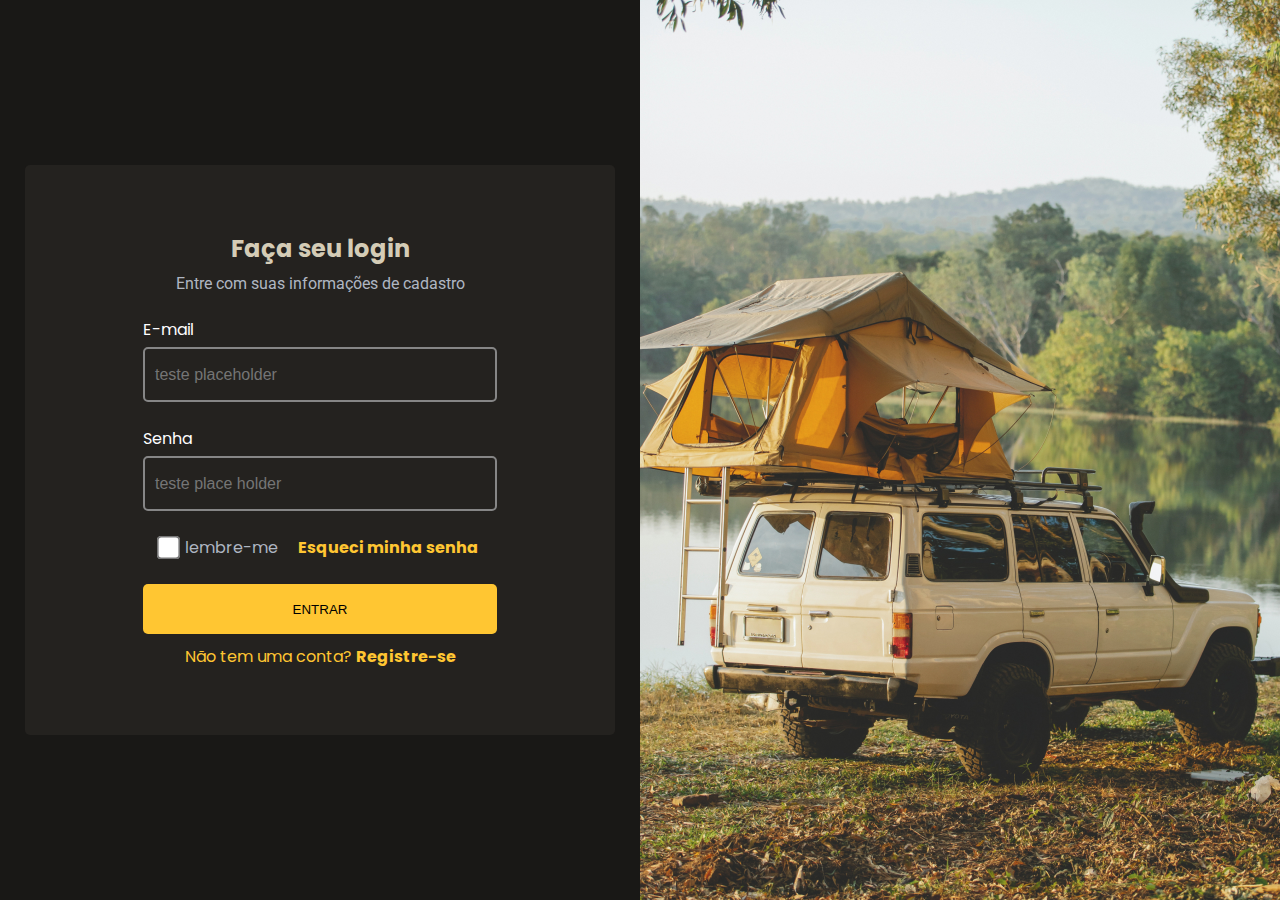
<file: index.html>
<!DOCTYPE html>
<html lang="pt-br">
<head>
    <meta charset="UTF-8">
    <meta http-equiv="X-UA-Compatible" content="IE=edge">
    <meta name="viewport" content="width=device-width, initial-scale=1.0">

    <link rel="stylesheet" href="styles/style.css">
    <link rel="shortcut icon" href="images/favicon.ico" type="image/x-icon">

    <title>Login</title>
</head>
<body>
    <main class="container-all"> 
        <section class="container-login">
            <form method="post" autocomplete="off">
                <!--formulario aqui-->
                <div id="titulo">
                    <h1>Faça seu login</h1>
                    <p>Entre com suas informações de cadastro</p>
                </div>

                <div id="container-email">
                    <div class="input-label"><label for="email-usuario">E-mail</label></div>
                    <input type="email" name="email-usuario" id="email-usuario" placeholder="teste placeholder" required>
                </div>

                <div id="container-senha">
                    <div class="input-label"><label for="senha-usuario">Senha</label></div>
                    <input type="password" name="senha-usuario" id="senha-usuario" placeholder="teste place holder" required>
                </div>

                <div id="container-esqueciSenha">
                    <div id="checkbox-texto">
                        <input type="checkbox" name="" id="checkbox-button">
                        <label for="checkbox-button">lembre-me</label>
                    </div>

                    <div id="link"><a href="#"><strong>Esqueci minha senha</strong></a></div>
                </div>

                <div id="container-entrar">
                    <input type="submit" value="ENTRAR">
                </div>

                <div id="container-registro">
                    <p>Não tem uma conta?   <a href="#"><strong>Registre-se</strong></a></p>
                </div>
            </form>
        </section>

        <section class="container-img">
            <div id="column-img">

            </div>
        </section>

    </main>
</body>
</html>
</file>
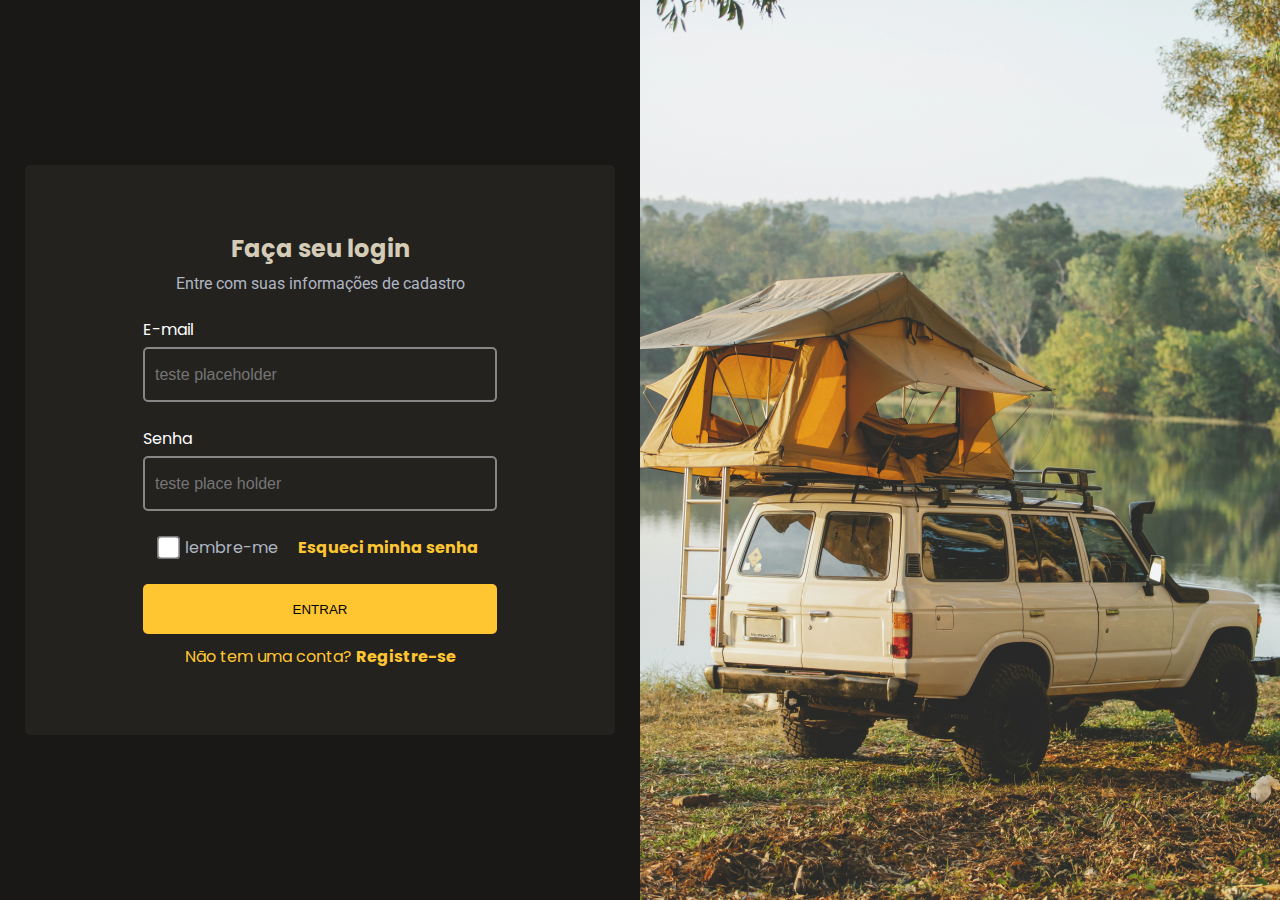
<file: login.html>
<!DOCTYPE html>
<html lang="pt-br">
<head>
    <meta charset="UTF-8">
    <meta http-equiv="X-UA-Compatible" content="IE=edge">
    <meta name="viewport" content="width=device-width, initial-scale=1.0">

    <link rel="stylesheet" href="styles/style.css">
    <link rel="shortcut icon" href="images/favicon.ico" type="image/x-icon">

    <title>Login</title>
</head>
<body>
    <main class="container-all"> 
        <section class="container-login">
            <form action="" method="post" autocomplete="off">
                <!--formulario aqui-->
                <div id="titulo">
                    <h1>Faça seu login</h1>
                    <p>Entre com suas informações de cadastro</p>
                </div>

                <div id="container-email">
                    <div class="input-label"><label for="">E-mail</label></div>
                    <input type="email" name="" id="" placeholder="teste placeholder" required>
                </div>

                <div id="container-senha">
                    <div class="input-label"><label for="">Senha</label></div>
                    <input type="password" name="" id="" placeholder="teste place holder" required>
                </div>

                <div id="container-esqueciSenha">
                    <div id="checkbox-texto">
                        <input type="checkbox" name="" id="checkbox-button">
                        <label for="">lembre-me</label>
                    </div>

                    <div id="link"><a href="#"><strong>Esqueci minha senha</strong></a></div>
                </div>

                <div id="container-entrar">
                    <input type="submit" value="ENTRAR">
                </div>

                <div id="container-registro">
                    <p>Não tem uma conta?   <a href="#"><strong>Registre-se</strong></a></p>
                </div>
            </form>
        </section>

        <section class="container-img">
            <div id="column-img">

            </div>
        </section>

    </main>
</body>
</html>
</file>
<file: styles/style.css>
@charset "UTF-8";
@import url('https://fonts.googleapis.com/css2?family=Poppins:wght@400;500;600&family=Roboto:wght@400;500&display=swap');


:root{
    --font-Poppins:'Poppins', sans-serif;
    --font-roboto: 'Roboto', sans-serif;

    --text-base: #afb6c2;
    --text-title: #d4ccb6;
    --background: #191816;
    --form-background: #24221f;
    --primary-color: #ffc632;
}
::-webkit-scrollbar{
    width: 0px;
}
*{
    padding: 0px;
    margin: 0px;
    box-sizing: border-box;
}

body{
    width: 100vw;
    height: 100vh;
}

main{
    display: grid;
    grid-template-columns: 1fr 1fr;
    grid-template-rows: 1fr;
    grid-template-areas: "login image";
}

.container-login{
    grid-area: login;
    width: 50vw;
    height: 100vh;
    background-color: var(--background);
    color: white;

    display: flex;
    align-items: center;
    justify-content: center;

    overflow: auto;
}

.container-login  form{
    width: 600px;
    height: 570px;

    border-radius: 5px;
    background-color: var(--form-background);
    margin: 0px 25px;

    display: flex;
    flex-direction: column;
    justify-content: center;
    align-items: center;
}
#titulo{
    width: 100%;
    margin-bottom: 24px;
}

#titulo h1{
    font-family: var(--font-Poppins);
    font-size: 24px;
    font-weight: bold;
    color: var(--text-title);
    margin-bottom: 8px;

    text-align: center;
}

#titulo p {
    font-family: var(--font-roboto);
    font-size: 16px;
    color: var(--text-base);
    text-align: center;
}
#container-email,#container-senha{
    width: 60%;
    height: auto;

    font-family: var(--font-Poppins);
    font-size: 16px;
    margin-bottom: 24px;

    display: flex;
    flex-direction: column;
    align-items: center;
}
.input-label{
    width: 100%;
}
#container-email input, #container-senha input{
    width: 100%;
    height: 55px;

    border-radius: 5px;
    background-color: transparent;

    border: 2px solid #868686;
    color: var(--text-base);

    margin-top: 5px;
    font-size: 16px;
    text-indent: 10px;
}
#container-esqueciSenha{
    width: 100%;
    font-family: var(--font-Poppins);
    font-size: 16px;
    color: var(--text-base);
    text-align: left;
    
    display: flex;
    justify-content: center;
    gap: 20px;
    margin-bottom: 24px;
}


#container-esqueciSenha > #link{
    text-decoration: none;
    color: var(--text-base);
}

#link a{
    text-decoration: none;
    color: var(--primary-color);
}

#link a:hover{
    text-decoration: underline;
}

#container-esqueciSenha > #checkbox-texto{
    display: flex;
    justify-content: center;
    align-items: center;
    gap: 10px;
}

#checkbox-button{
    transform: scale(1.8);
}


#checkbox-texto label:hover{
    text-decoration: underline;
    cursor: pointer;
    
}

#container-entrar{ 
    width: 60%;
    height: auto;

    margin-bottom: 10px;
    text-align: center;
}

#container-entrar input{
    width: 100%;
    height: 50px;
    border-radius: 5px;
    background-color: var(--primary-color);
    border: none;
}

#container-entrar input:hover{
    cursor: pointer;
}

#container-registro{
    width: 100%;
    text-align: center;
}
#container-registro p,a{
    text-decoration: none;
    color: var(--primary-color);
    font-family: var(--font-Poppins) ;
}

#container-registro a:hover{
    text-decoration: underline;
}

.container-img{
    grid-area: image;
    background-image: url('../images/side-image-2x.jpg');
    background-position: bottom center;
    background-repeat: no-repeat;
    background-size: cover;
}

@media only screen and (max-width:1000px){
    main{
        grid-template-columns: 60vw 40vw;
        grid-template-rows: 100vh;
        grid-template-areas: "login image";
    }

    .container-login{
        width: 60vw;
    }
}

@media only screen and (max-width: 800px){
    main{
        grid-template-columns: 1fr;
        grid-template-areas: "login";
    }

    .container-login{
        width: 100vw;
    }

    .container-login  form{
        width: 550px;
    }

    #container-email,#container-senha{
        width: 70%;
    }
}

@media only screen and (max-width: 480px){
    #container-email,#container-senha{
        width: 80%;
    }
    #titulo p{
        display: none;
    }
    #container-esqueciSenha{
        font-size: 14px;
        gap: 10px;
    }
    #checkbox-button{
        transform: scale(1.2);
    }
    #container-entrar{
        width: 80%;
        margin-bottom: 20px;
    }
    #container-registro{
        font-size: 14px;
    }
}
</file>
